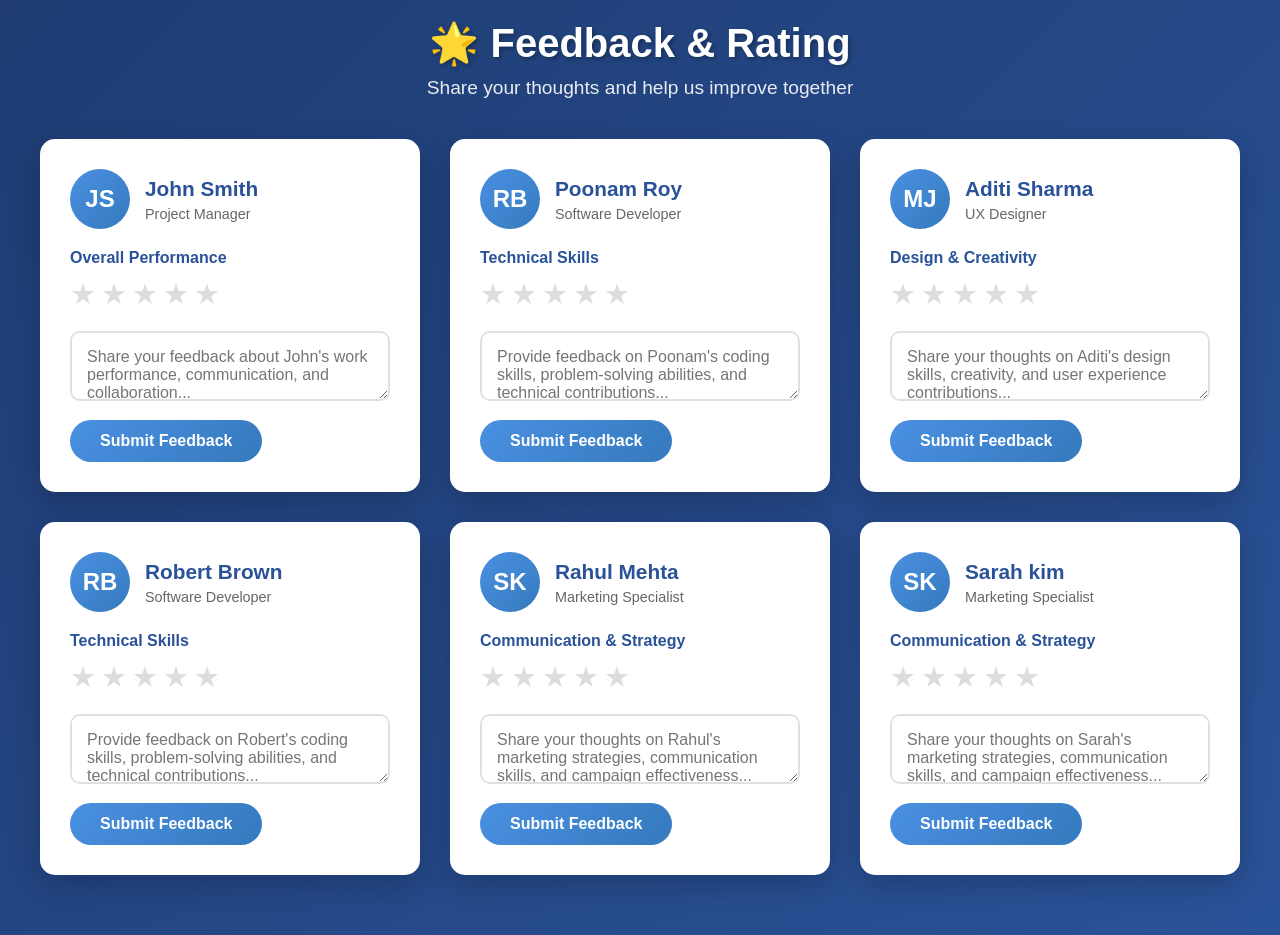
<file: feedback.html>
<!DOCTYPE html>
<html lang="en">
<head>
    <meta charset="UTF-8">
    <meta name="viewport" content="width=device-width, initial-scale=1.0">
    <title>Feedback & Rating</title>
   <link rel="stylesheet" href="feedback.css">
</head>
<body>
    <div class="container">
        <div class="header">
            <h1>🌟 Feedback & Rating</h1>
            <p>Share your thoughts and help us improve together</p>
        </div>

        <div class="feedback-grid">
            <div class="feedback-card">
                <div class="card-header">
                    <div class="avatar">JS</div>
                    <div class="person-info">
                        <h3>John Smith</h3>
                        <p>Project Manager</p>
                    </div>
                </div>
                <div class="rating-section">
                    <label class="rating-label">Overall Performance</label>
                    <div class="stars" data-rating="0">
                        <span class="star" data-value="1">★</span>
                        <span class="star" data-value="2">★</span>
                        <span class="star" data-value="3">★</span>
                        <span class="star" data-value="4">★</span>
                        <span class="star" data-value="5">★</span>
                    </div>
                </div>
                <textarea class="feedback-input" placeholder="Share your feedback about John's work performance, communication, and collaboration..."></textarea>
                <button class="submit-btn" onclick="submitFeedback(this)">Submit Feedback</button>
                <div class="success-message">Thank you! Your feedback has been submitted successfully.</div>
            </div>

            <div class="feedback-card">
                <div class="card-header">
                    <div class="avatar">RB</div>
                    <div class="person-info">
                        <h3>Poonam Roy</h3>
                        <p>Software Developer</p>
                    </div>
                </div>
                <div class="rating-section">
                    <label class="rating-label">Technical Skills</label>
                    <div class="stars" data-rating="0">
                        <span class="star" data-value="1">★</span>
                        <span class="star" data-value="2">★</span>
                        <span class="star" data-value="3">★</span>
                        <span class="star" data-value="4">★</span>
                        <span class="star" data-value="5">★</span>
                    </div>
                </div>
                <textarea class="feedback-input" placeholder="Provide feedback on Poonam's coding skills, problem-solving abilities, and technical contributions..."></textarea>
                <button class="submit-btn" onclick="submitFeedback(this)">Submit Feedback</button>
                <div class="success-message">Thank you! Your feedback has been submitted successfully.</div>
            </div>

            <div class="feedback-card">
                <div class="card-header">
                    <div class="avatar">MJ</div>
                    <div class="person-info">
                        <h3>Aditi Sharma</h3>
                        <p>UX Designer</p>
                    </div>
                </div>
                <div class="rating-section">
                    <label class="rating-label">Design & Creativity</label>
                    <div class="stars" data-rating="0">
                        <span class="star" data-value="1">★</span>
                        <span class="star" data-value="2">★</span>
                        <span class="star" data-value="3">★</span>
                        <span class="star" data-value="4">★</span>
                        <span class="star" data-value="5">★</span>
                    </div>
                </div>
                <textarea class="feedback-input" placeholder="Share your thoughts on Aditi's design skills, creativity, and user experience contributions..."></textarea>
                <button class="submit-btn" onclick="submitFeedback(this)">Submit Feedback</button>
                <div class="success-message">Thank you! Your feedback has been submitted successfully.</div>
            </div>

            <div class="feedback-card">
                <div class="card-header">
                    <div class="avatar">RB</div>
                    <div class="person-info">
                        <h3>Robert Brown</h3>
                        <p>Software Developer</p>
                    </div>
                </div>
                <div class="rating-section">
                    <label class="rating-label">Technical Skills</label>
                    <div class="stars" data-rating="0">
                        <span class="star" data-value="1">★</span>
                        <span class="star" data-value="2">★</span>
                        <span class="star" data-value="3">★</span>
                        <span class="star" data-value="4">★</span>
                        <span class="star" data-value="5">★</span>
                    </div>
                </div>
                <textarea class="feedback-input" placeholder="Provide feedback on Robert's coding skills, problem-solving abilities, and technical contributions..."></textarea>
                <button class="submit-btn" onclick="submitFeedback(this)">Submit Feedback</button>
                <div class="success-message">Thank you! Your feedback has been submitted successfully.</div>
            </div>

            <div class="feedback-card">
                <div class="card-header">
                    <div class="avatar">SK</div>
                    <div class="person-info">
                        <h3>Rahul Mehta</h3>
                        <p>Marketing Specialist</p>
                    </div>
                </div>
                <div class="rating-section">
                    <label class="rating-label">Communication & Strategy</label>
                    <div class="stars" data-rating="0">
                        <span class="star" data-value="1">★</span>
                        <span class="star" data-value="2">★</span>
                        <span class="star" data-value="3">★</span>
                        <span class="star" data-value="4">★</span>
                        <span class="star" data-value="5">★</span>
                    </div>
                </div>
                <textarea class="feedback-input" placeholder="Share your thoughts on Rahul's marketing strategies, communication skills, and campaign effectiveness..."></textarea>
                <button class="submit-btn" onclick="submitFeedback(this)">Submit Feedback</button>
                <div class="success-message">Thank you! Your feedback has been submitted successfully.</div>
            </div>
            <div class="feedback-card">
                <div class="card-header">
                    <div class="avatar">SK</div>
                    <div class="person-info">
                        <h3>Sarah kim</h3>
                        <p>Marketing Specialist</p>
                    </div>
                </div>
                <div class="rating-section">
                    <label class="rating-label">Communication & Strategy</label>
                    <div class="stars" data-rating="0">
                        <span class="star" data-value="1">★</span>
                        <span class="star" data-value="2">★</span>
                        <span class="star" data-value="3">★</span>
                        <span class="star" data-value="4">★</span>
                        <span class="star" data-value="5">★</span>
                    </div>
                </div>
                <textarea class="feedback-input" placeholder="Share your thoughts on Sarah's marketing strategies, communication skills, and campaign effectiveness..."></textarea>
                <button class="submit-btn" onclick="submitFeedback(this)">Submit Feedback</button>
                <div class="success-message">Thank you! Your feedback has been submitted successfully.</div>
            </div>
        </div>


    </div>

    <script src="feedback.js">
    </script>
</body>
</html>
</file>
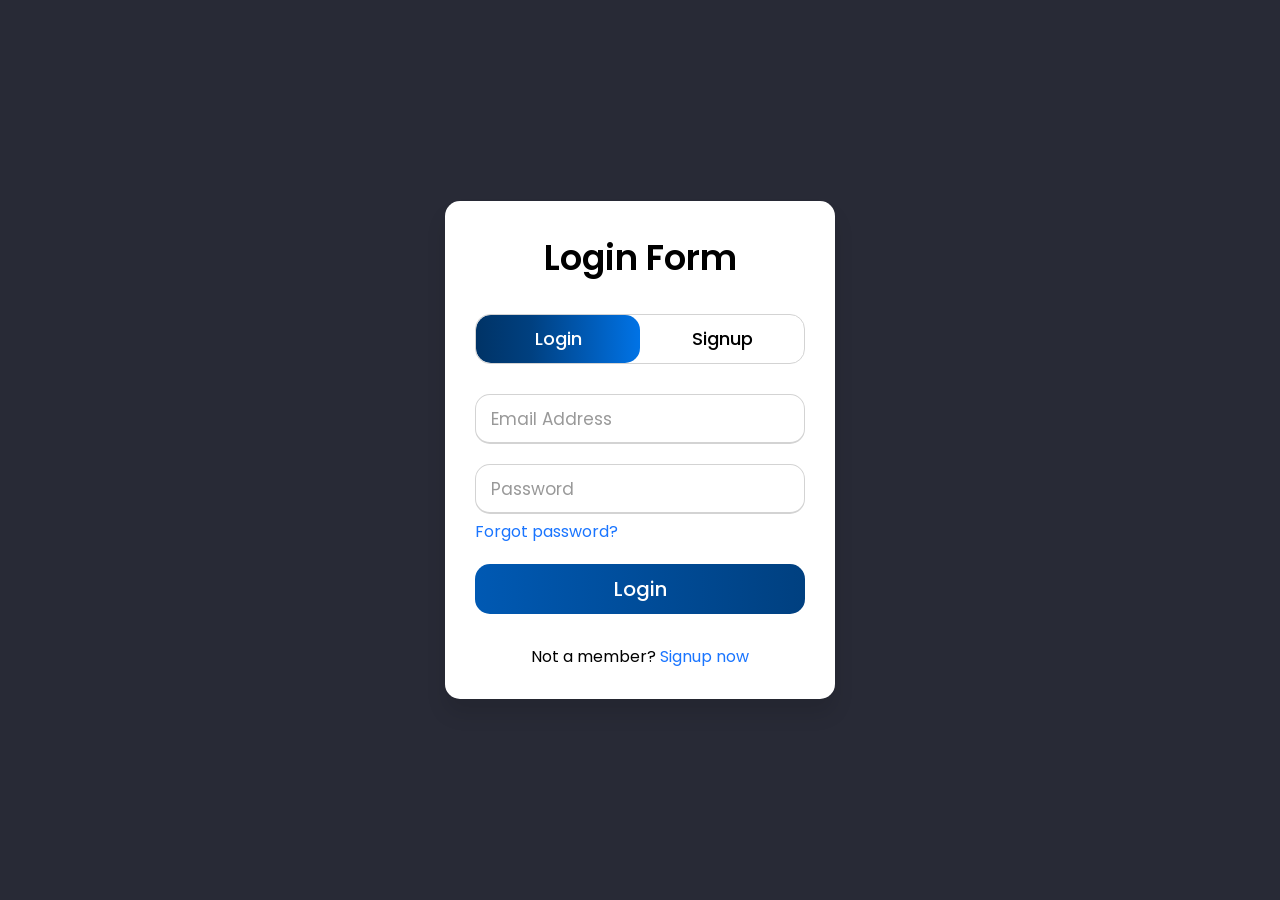
<file: login.html>
<!DOCTYPE html>
<html lang="en" >
<head>
  <meta charset="UTF-8">
  <title>Login &amp; signup form</title>
  <link rel="stylesheet" href="./login.css">

</head>
<body>
<!-- partial:index.partial.html -->
<div class="wrapper">
  <div class="title-text">
    <div class="title login">Login Form</div>
    <div class="title signup">Signup Form</div>
  </div>
  <div class="form-container">
    <div class="slide-controls">
      <input type="radio" name="slide" id="login" checked>
      <input type="radio" name="slide" id="signup">
      <label for="login" class="slide login">Login</label>
      <label for="signup" class="slide signup">Signup</label>
      <div class="slider-tab"></div>
    </div>
    <div class="form-inner">
      <form action="#" class="login">
        <div class="field">
          <input type="text" placeholder="Email Address" required>
        </div>
        <div class="field">
          <input type="password" placeholder="Password" required>
        </div>
        <div class="pass-link"><a href="#">Forgot password?</a></div>
        <div class="field btn">
          <div class="btn-layer"></div>
          <input type="submit" value="Login">
        </div>
        <div class="signup-link">Not a member? <a href="#">Signup now</a></div>
      </form>
      <form action="#" class="signup">
        <div class="field">
          <input type="text" placeholder="Email Address" required>
        </div>
        <div class="field">
          <input type="password" placeholder="Password" required>
        </div>
        <div class="field">
          <input type="password" placeholder="Confirm password" required>
        </div>
        <div class="field btn">
          <div class="btn-layer"></div>
          <input type="submit" value="Signup">
        </div>
      </form>
    </div>
  </div>
</div>
<!-- partial -->
  <script  src="./login.js"></script>

</body>
</html>
</file>
<file: feedback.css>
* {
            margin: 0;
            padding: 0;
            box-sizing: border-box;
        }

        body {
            font-family: 'Arial', sans-serif;
            background: linear-gradient(135deg, #1e3c72 0%, #2a5298 100%);
            min-height: 100vh;
            padding: 20px;
        }

        .container {
            max-width: 1200px;
            margin: 0 auto;
        }

        .header {
            text-align: center;
            color: white;
            margin-bottom: 40px;
            animation: fadeInDown 0.8s ease-out;
        }

        .header h1 {
            font-size: 2.5em;
            margin-bottom: 10px;
            text-shadow: 2px 2px 4px rgba(0,0,0,0.3);
        }

        .header p {
            font-size: 1.2em;
            opacity: 0.9;
        }

        .feedback-grid {
            display: grid;
            grid-template-columns: repeat(auto-fit, minmax(350px, 1fr));
            gap: 30px;
            margin-bottom: 40px;
        }

        .feedback-card {
            background: white;
            border-radius: 15px;
            padding: 30px;
            box-shadow: 0 10px 30px rgba(0,0,0,0.2);
            transition: transform 0.3s ease, box-shadow 0.3s ease;
            animation: fadeInUp 0.8s ease-out;
        }

        .feedback-card:hover {
            transform: translateY(-5px);
            box-shadow: 0 15px 40px rgba(0,0,0,0.3);
        }

        .card-header {
            display: flex;
            align-items: center;
            margin-bottom: 20px;
        }

        .avatar {
            width: 60px;
            height: 60px;
            border-radius: 50%;
            background: linear-gradient(135deg, #4a90e2, #357abd);
            display: flex;
            align-items: center;
            justify-content: center;
            color: white;
            font-size: 1.5em;
            font-weight: bold;
            margin-right: 15px;
        }

        .person-info h3 {
            color: #2a5298;
            margin-bottom: 5px;
            font-size: 1.3em;
        }

        .person-info p {
            color: #666;
            font-size: 0.9em;
        }

        .rating-section {
            margin: 20px 0;
        }

        .rating-label {
            display: block;
            margin-bottom: 10px;
            font-weight: bold;
            color: #2a5298;
        }

        .stars {
            display: flex;
            gap: 5px;
            margin-bottom: 15px;
        }

        .star {
            font-size: 1.8em;
            color: #ddd;
            cursor: pointer;
            transition: color 0.2s ease, transform 0.2s ease;
        }

        .star:hover {
            transform: scale(1.1);
        }

        .star.active {
            color: #ffd700;
        }

        .feedback-input {
            width: 100%;
            padding: 15px;
            border: 2px solid #e0e0e0;
            border-radius: 10px;
            font-size: 1em;
            resize: vertical;
            transition: border-color 0.3s ease;
            font-family: inherit;
        }

        .feedback-input:focus {
            outline: none;
            border-color: #4a90e2;
        }

        .submit-btn {
            background: linear-gradient(135deg, #4a90e2, #357abd);
            color: white;
            border: none;
            padding: 12px 30px;
            border-radius: 25px;
            font-size: 1em;
            font-weight: bold;
            cursor: pointer;
            transition: background 0.3s ease, transform 0.2s ease;
            margin-top: 15px;
        }

        .submit-btn:hover {
            transform: translateY(-2px);
            box-shadow: 0 5px 15px rgba(74, 144, 226, 0.4);
        }

        .submit-btn:active {
            transform: translateY(0);
        }

        .summary-section {
            background: white;
            border-radius: 15px;
            padding: 30px;
            margin-top: 30px;
            box-shadow: 0 10px 30px rgba(0,0,0,0.2);
            animation: fadeInUp 0.8s ease-out 0.2s both;
        }

        .summary-header {
            text-align: center;
            margin-bottom: 30px;
        }

        .summary-header h2 {
            color: #2a5298;
            font-size: 2em;
            margin-bottom: 10px;
        }

        .stats-grid {
            display: grid;
            grid-template-columns: repeat(auto-fit, minmax(200px, 1fr));
            gap: 20px;
        }

        .stat-card {
            background: linear-gradient(135deg, #4a90e2, #357abd);
            color: white;
            padding: 20px;
            border-radius: 10px;
            text-align: center;
            transition: transform 0.3s ease;
        }

        .stat-card:hover {
            transform: scale(1.05);
        }

        .stat-number {
            font-size: 2.5em;
            font-weight: bold;
            margin-bottom: 5px;
        }

        .stat-label {
            font-size: 0.9em;
            opacity: 0.9;
        }

        .success-message {
            background: #d4edda;
            color: #155724;
            padding: 15px;
            border-radius: 10px;
            margin-top: 15px;
            display: none;
            animation: slideIn 0.5s ease-out;
        }

        @keyframes fadeInDown {
            from {
                opacity: 0;
                transform: translateY(-30px);
            }
            to {
                opacity: 1;
                transform: translateY(0);
            }
        }

        @keyframes fadeInUp {
            from {
                opacity: 0;
                transform: translateY(30px);
            }
            to {
                opacity: 1;
                transform: translateY(0);
            }
        }

        @keyframes slideIn {
            from {
                opacity: 0;
                transform: translateX(-20px);
            }
            to {
                opacity: 1;
                transform: translateX(0);
            }
        }

        @media (max-width: 768px) {
            .feedback-grid {
                grid-template-columns: 1fr;
            }
            
            .header h1 {
                font-size: 2em;
            }
            
            .stats-grid {
                grid-template-columns: 1fr;
            }
        }
</file>
<file: login.css>
@import url("https://fonts.googleapis.com/css?family=Poppins:400,500,600,700&display=swap");
* {
  margin: 0;
  padding: 0;
  box-sizing: border-box;
  font-family: "Poppins", sans-serif;
}
html,
body {
  display: grid;
  height: 100%;
  width: 100%;
  place-items: center;
  background: #282a36;
}
::selection {
  background: #1a75ff;
  color: #fff;
}
.wrapper {
  overflow: hidden;
  max-width: 390px;
  background: #fff;
  padding: 30px;
  border-radius: 15px;
  box-shadow: 0px 15px 20px rgba(0, 0, 0, 0.1);
}
.wrapper .title-text {
  display: flex;
  width: 200%;
}
.wrapper .title {
  width: 50%;
  font-size: 35px;
  font-weight: 600;
  text-align: center;
  transition: all 0.6s cubic-bezier(0.68, -0.55, 0.265, 1.55);
}
.wrapper .slide-controls {
  position: relative;
  display: flex;
  height: 50px;
  width: 100%;
  overflow: hidden;
  margin: 30px 0 10px 0;
  justify-content: space-between;
  border: 1px solid lightgrey;
  border-radius: 15px;
}
.slide-controls .slide {
  height: 100%;
  width: 100%;
  color: #fff;
  font-size: 18px;
  font-weight: 500;
  text-align: center;
  line-height: 48px;
  cursor: pointer;
  z-index: 1;
  transition: all 0.6s ease;
}
.slide-controls label.signup {
  color: #000;
}
.slide-controls .slider-tab {
  position: absolute;
  height: 100%;
  width: 50%;
  left: 0;
  z-index: 0;
  border-radius: 15px;
  background: -webkit-linear-gradient(left, #003366, #004080, #0059b3, #0073e6);
  transition: all 0.6s cubic-bezier(0.68, -0.55, 0.265, 1.55);
}
input[type="radio"] {
  display: none;
}
#signup:checked ~ .slider-tab {
  left: 50%;
}
#signup:checked ~ label.signup {
  color: #fff;
  cursor: default;
  user-select: none;
}
#signup:checked ~ label.login {
  color: #000;
}
#login:checked ~ label.signup {
  color: #000;
}
#login:checked ~ label.login {
  cursor: default;
  user-select: none;
}
.wrapper .form-container {
  width: 100%;
  overflow: hidden;
}
.form-container .form-inner {
  display: flex;
  width: 200%;
}
.form-container .form-inner form {
  width: 50%;
  transition: all 0.6s cubic-bezier(0.68, -0.55, 0.265, 1.55);
}
.form-inner form .field {
  height: 50px;
  width: 100%;
  margin-top: 20px;
}
.form-inner form .field input {
  height: 100%;
  width: 100%;
  outline: none;
  padding-left: 15px;
  border-radius: 15px;
  border: 1px solid lightgrey;
  border-bottom-width: 2px;
  font-size: 17px;
  transition: all 0.3s ease;
}
.form-inner form .field input:focus {
  border-color: #1a75ff;
  /* box-shadow: inset 0 0 3px #fb6aae; */
}
.form-inner form .field input::placeholder {
  color: #999;
  transition: all 0.3s ease;
}
form .field input:focus::placeholder {
  color: #1a75ff;
}
.form-inner form .pass-link {
  margin-top: 5px;
}
.form-inner form .signup-link {
  text-align: center;
  margin-top: 30px;
}
.form-inner form .pass-link a,
.form-inner form .signup-link a {
  color: #1a75ff;
  text-decoration: none;
}
.form-inner form .pass-link a:hover,
.form-inner form .signup-link a:hover {
  text-decoration: underline;
}
form .btn {
  height: 50px;
  width: 100%;
  border-radius: 15px;
  position: relative;
  overflow: hidden;
}
form .btn .btn-layer {
  height: 100%;
  width: 300%;
  position: absolute;
  left: -100%;
  background: -webkit-linear-gradient(
    right,
    #003366,
    #004080,
    #0059b3,
    #0073e6
  );
  border-radius: 15px;
  transition: all 0.4s ease;
}
form .btn:hover .btn-layer {
  left: 0;
}
form .btn input[type="submit"] {
  height: 100%;
  width: 100%;
  z-index: 1;
  position: relative;
  background: none;
  border: none;
  color: #fff;
  padding-left: 0;
  border-radius: 15px;
  font-size: 20px;
  font-weight: 500;
  cursor: pointer;
}
</file>
